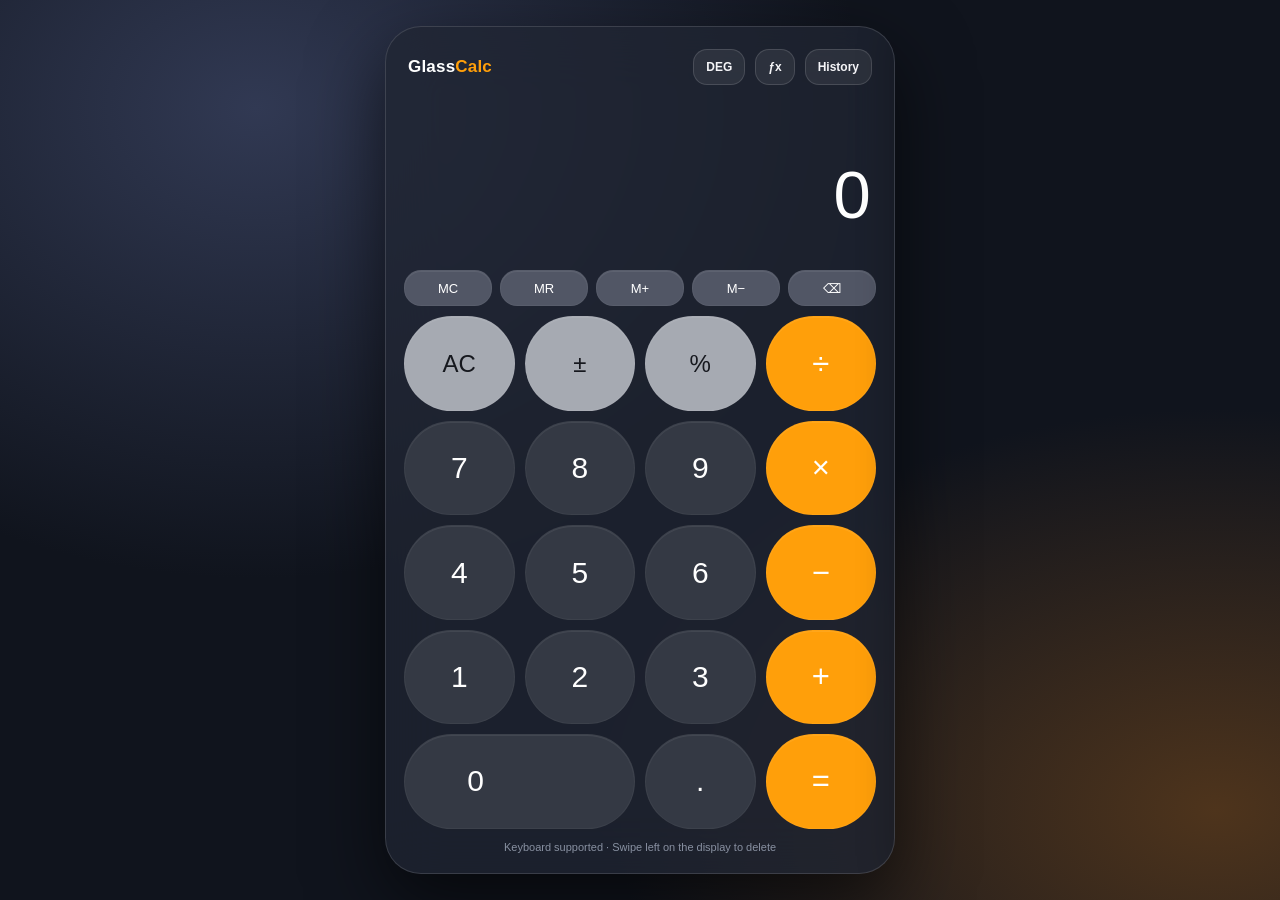
<file: index.html>
<!DOCTYPE html>
<html lang="en">
<head>
<meta charset="UTF-8">
<meta name="viewport" content="width=device-width, initial-scale=1">
<meta name="theme-color" content="#10141d">
<title>Calculator Tool</title>
<meta http-equiv="refresh" content="0; url=./calculator-tool/">
<style>body{margin:0;min-height:100vh;display:grid;place-content:center;background:#10141d;color:white;font-family:system-ui;text-align:center}a{color:#ff9f0a;font-size:1.2rem}</style>
<script>location.replace("./calculator-tool/");</script>
</head><body><h1>Calculator Tool</h1><p>Opening calculator…</p><a href="./calculator-tool/">Open Calculator Tool</a></body></html>
</file>
<file: calculator-tool/style.css>
:root{color-scheme:dark;--orange:#ff9f0a;--bg:#10141d;--panel:rgba(32,38,51,.76);--number:#343944;--function:#a6aab2;--text:#fff;--muted:#a3aabb}
*{box-sizing:border-box}body{margin:0;min-height:100dvh;font-family:-apple-system,BlinkMacSystemFont,"SF Pro Display","Segoe UI",sans-serif;color:var(--text);background:radial-gradient(ellipse at 20% 12%,#313953 0,transparent 42%),radial-gradient(ellipse at 95% 90%,#4e341c 0,transparent 35%),var(--bg);display:grid;place-items:center;padding:20px}
button{font:inherit;cursor:pointer;-webkit-tap-highlight-color:transparent;user-select:none;touch-action:manipulation}
.app{width:min(100%,510px);position:relative;border:1px solid rgba(255,255,255,.13);border-radius:36px;background:var(--panel);backdrop-filter:blur(28px);-webkit-backdrop-filter:blur(28px);box-shadow:0 28px 75px #0009;padding:18px;overflow:hidden}
.header,.header-actions{display:flex;align-items:center;justify-content:space-between;gap:10px}.header{padding:4px 4px 12px}.brand{font-size:17px;font-weight:750;letter-spacing:.2px}.brand span{color:var(--orange)}.header-actions{justify-content:flex-end}.mini{border:1px solid #ffffff22;color:#f5f5f8;background:#ffffff12;border-radius:14px;padding:10px 12px;font-weight:650;font-size:12px}.mini[aria-pressed="true"]{color:#1d1d1d;background:var(--orange)}
.display{height:155px;display:flex;flex-direction:column;align-items:flex-end;justify-content:flex-end;text-align:right;padding:16px 7px 18px;touch-action:pan-y;cursor:default}.expression{color:#afb5c3;font-size:17px;min-height:26px;max-width:100%;overflow:hidden;text-overflow:ellipsis;white-space:nowrap}.result{font-weight:320;font-variant-numeric:tabular-nums;font-size:clamp(37px,10vw,67px);line-height:1.17;max-width:100%;overflow:hidden;text-overflow:ellipsis;white-space:nowrap;letter-spacing:-1.8px}.result.small{font-size:clamp(27px,7vw,44px)}.result.error{color:#ff7676}
.memory-indicator{min-height:18px;font-size:11px;color:var(--orange);text-align:right;padding-right:8px}.keys{display:grid;grid-template-columns:repeat(4,minmax(0,1fr));gap:10px}.key{min-width:0;aspect-ratio:1.17;border:1px solid #ffffff0a;border-radius:999px;background:var(--number);color:white;font-size:clamp(21px,5vw,30px);font-weight:450;box-shadow:inset 0 1px #ffffff12;transition:transform .11s ease,background .15s,color .15s;display:grid;place-items:center}.key:active{transform:scale(.92)}.key:focus-visible,.mini:focus-visible,.history-close:focus-visible{outline:3px solid #ffbf66;outline-offset:2px}.key.func{background:var(--function);color:#16181e;font-size:24px}.key.operator{background:var(--orange);color:#fff;font-size:31px}.key.operator.active{background:white;color:var(--orange)}.key.zero{grid-column:span 2;aspect-ratio:auto;border-radius:100px;justify-items:start;padding-left:27%}.scientific,.memory{display:grid;grid-template-columns:repeat(5,minmax(0,1fr));gap:8px;margin-bottom:10px}.scientific[hidden]{display:none}.scientific .key,.memory .key{aspect-ratio:auto;min-height:42px;border-radius:17px;font-size:15px;background:#515665}.scientific .key{background:#454d61}.scientific .key:active,.memory .key:active{background:#6e7688}.memory .key{min-height:36px;font-size:13px}.hint{color:#8991a2;font-size:11px;text-align:center;margin:12px 0 2px}
.scrim{display:none;position:absolute;inset:0;background:#0008;z-index:2}.scrim.open{display:block}.drawer{position:absolute;z-index:3;top:0;right:0;bottom:0;width:min(88%,350px);background:rgba(27,32,43,.98);border-left:1px solid #ffffff25;transform:translateX(103%);transition:transform .25s ease;padding:22px 17px;display:flex;flex-direction:column;box-shadow:-12px 0 35px #0004}.drawer.open{transform:translateX(0)}.drawer-head{display:flex;align-items:center;justify-content:space-between}.drawer h2{margin:0;font-size:21px}.history-list{flex:1;overflow:auto;margin:18px -5px 0;padding:0 5px}.history-item{display:block;text-align:right;width:100%;padding:14px 9px;background:transparent;border:0;border-bottom:1px solid #ffffff16;color:white}.history-item .old-exp{display:block;color:#aeb5c1;font-size:13px;margin-bottom:6px;overflow-wrap:anywhere}.history-item .old-answer{display:block;font-size:22px;overflow-wrap:anywhere}.empty{color:#aeb5c1;text-align:center;padding-top:35px}.drawer-footer{display:flex;gap:8px}.drawer-footer button{flex:1}.sr-only{position:absolute;width:1px;height:1px;overflow:hidden;clip:rect(0,0,0,0)}
@media(max-width:420px){body{padding:0}.app{width:100%;min-height:100dvh;border:0;border-radius:0;display:flex;flex-direction:column;justify-content:center;padding:18px 14px}.keys{gap:9px}.display{height:clamp(124px,23dvh,200px)}.key{aspect-ratio:1.17}.hint{margin-top:15px}}
@media(max-height:690px){.app{padding-top:10px;padding-bottom:10px}.display{height:105px;padding-bottom:8px}.keys{gap:7px}.key{aspect-ratio:1.45}.scientific .key,.memory .key{min-height:32px}.hint{margin-top:6px}}
@media(prefers-reduced-motion:reduce){*{transition:none!important}}
</file>
